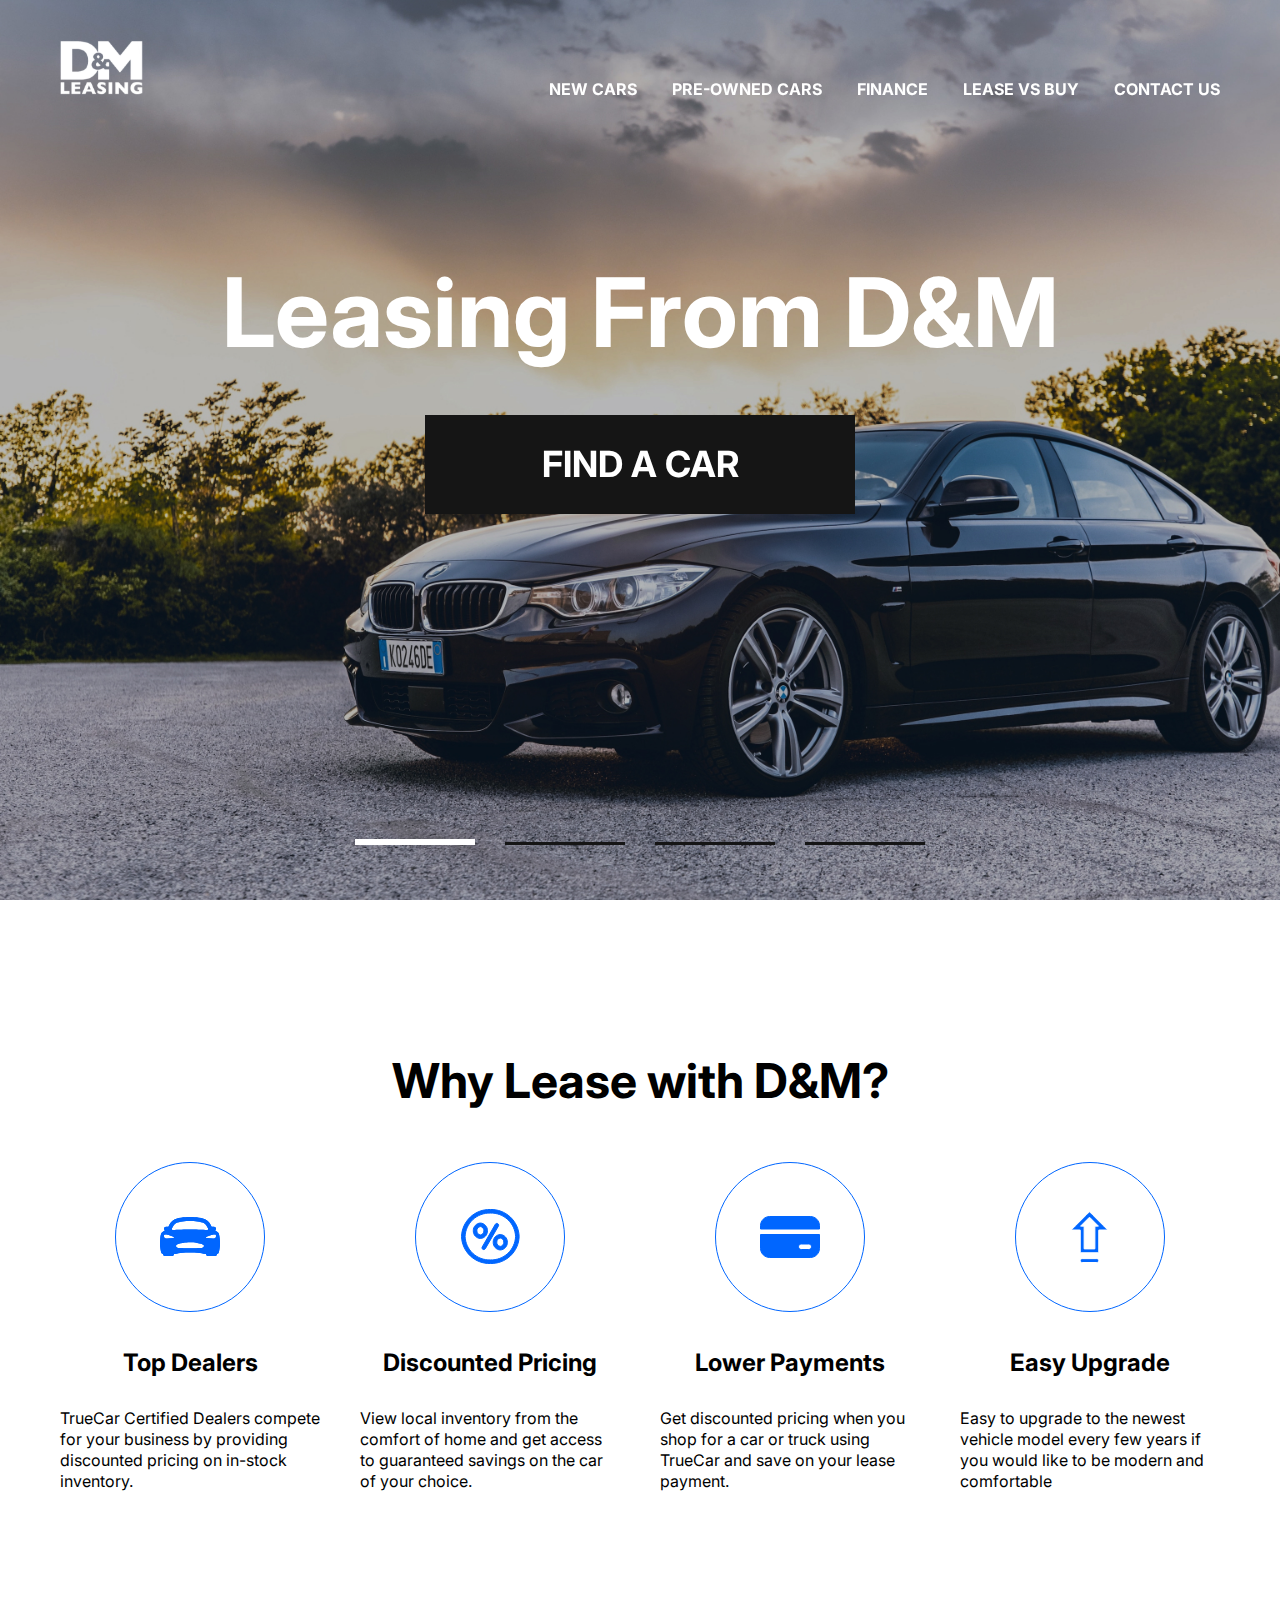
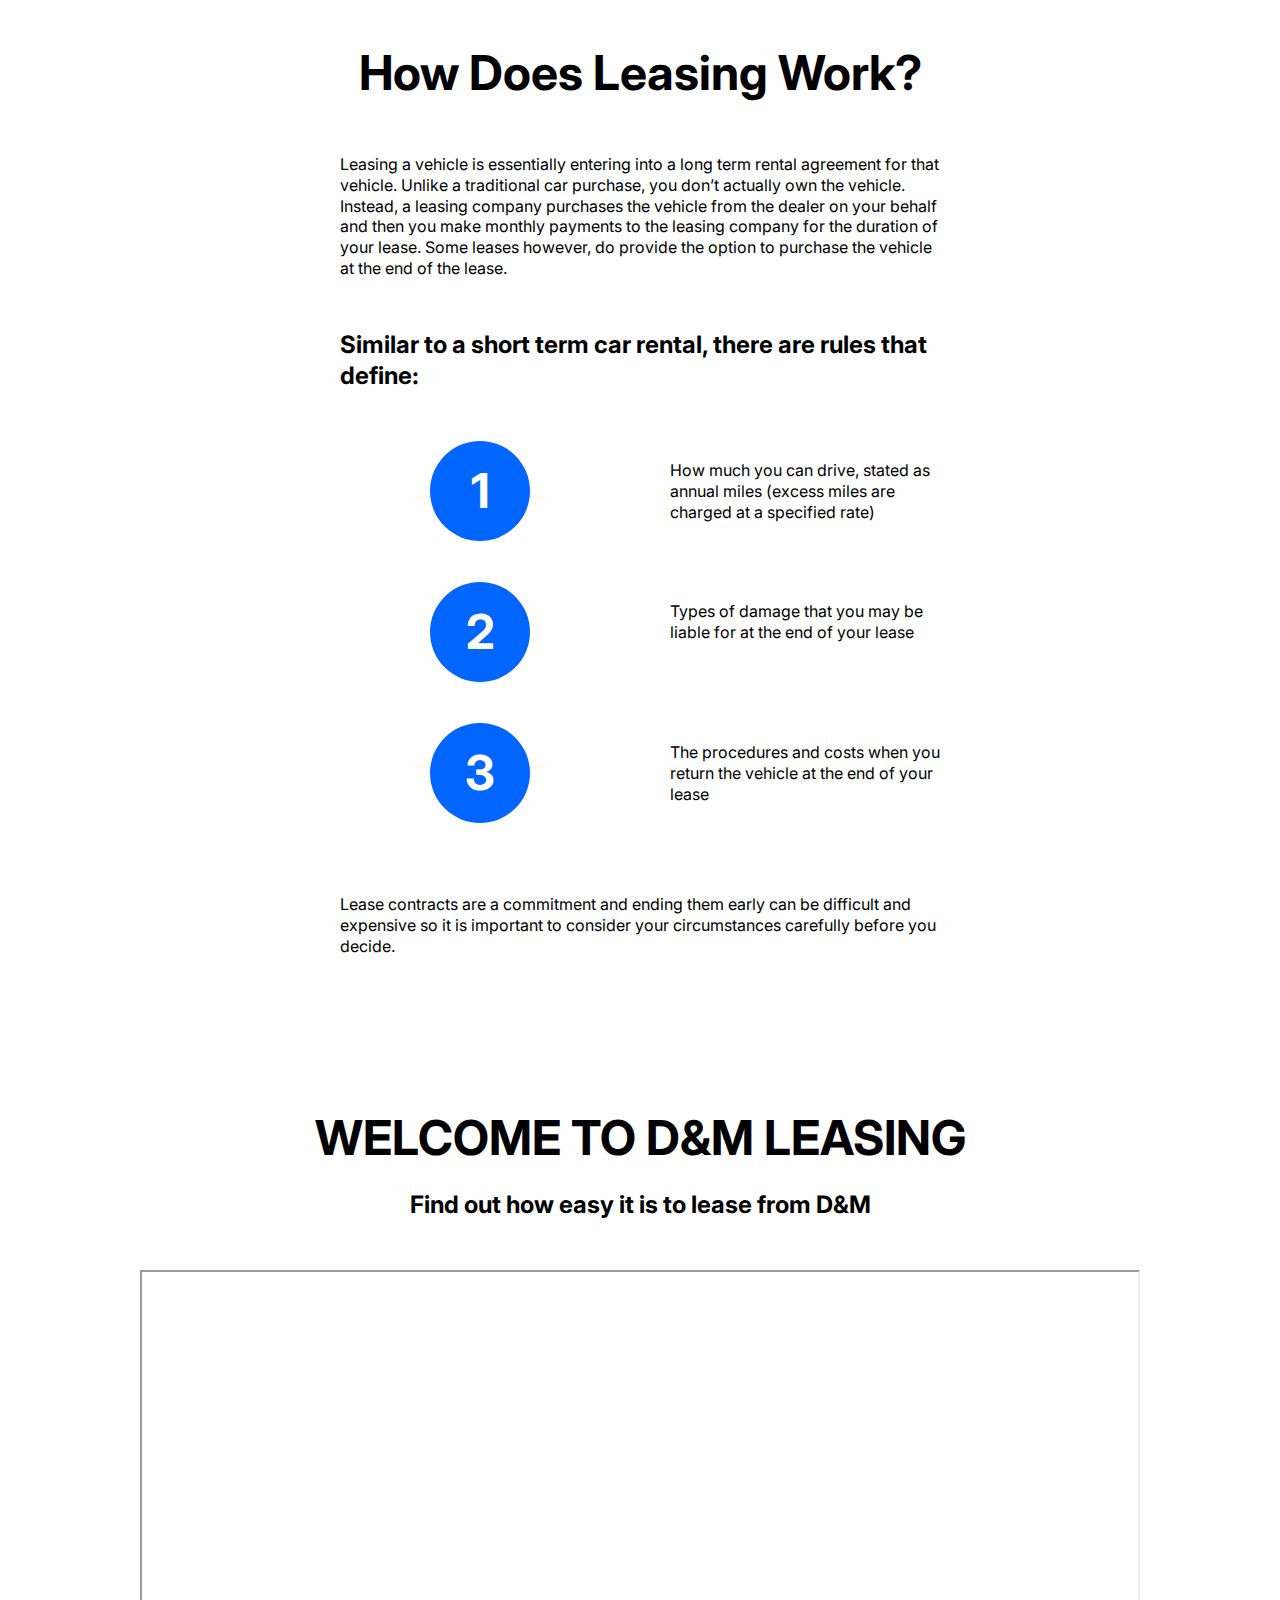
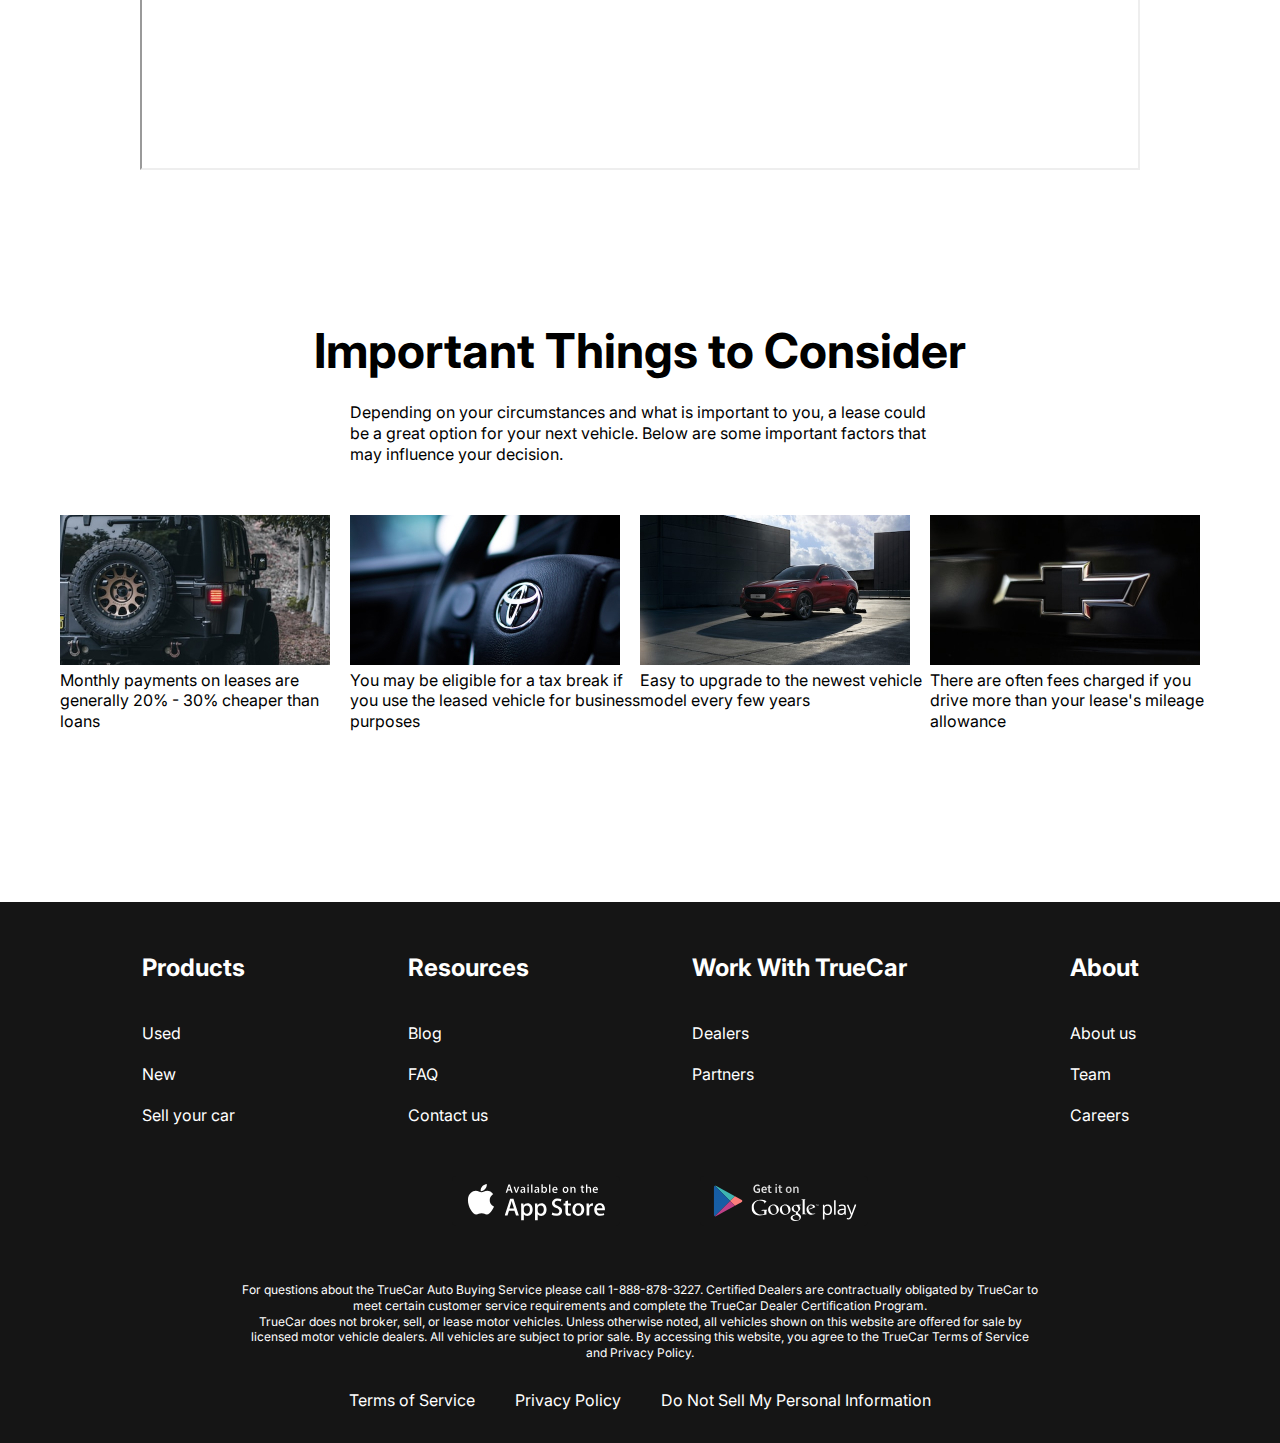
<file: index.html>
<!DOCTYPE html>
<html lang="en">

<head>
  <meta charset="UTF-8">
  <meta name="viewport" content="width=device-width, initial-scale=1.0">
  <link rel="preconnect" href="https://fonts.googleapis.com">
  <link rel="preconnect" href="https://fonts.gstatic.com" crossorigin>

  <link href="https://fonts.googleapis.com/css2?family=Inter:wght@400;700&display=swap" rel="stylesheet">
  <link rel="stylesheet" href="https://cdn.jsdelivr.net/npm/swiper@10/swiper-bundle.min.css" />
  <link rel="stylesheet" href="style/style.css">
  <title>Document</title>

</head>

<body>

  <div class="wrapper">

    <header class="header header__main">
      <div class="container">
        <div class="header__inner">
          <a class="logo" href="index.html">
            <img class="logo__img" src="images/logo.svg" alt="">
          </a>
          <nav class="menu">
            <button class="menu__btn">
              <span></span>
              <span></span>
              <span></span>
            </button>

            <ul class="menu__list">
              <li class="menu_list-item">
                <a class="menu__list-link" href="new-cars.html">NEW CARS</a>
              </li>
              <li class="menu_list-item ">
                <a class="menu__list-link" href="#">PRE-OWNED CARS</a>
              </li>
              <li class="menu_list-item ">
                <a class="menu__list-link" href="#">FINANCE</a>
              </li>
              <li class="menu_list-item ">
                <a class="menu__list-link" href="#">LEASE VS BUY</a>
              </li>
              <li class="menu_list-item ">
                <a class="menu__list-link" href="contacts.html">CONTACT US</a>
              </li>

            </ul>

          </nav>


        </div>
      </div>
    </header>




    <main class="main">
      <section class="top">

        <div class="container">

          <h1 class="title">
            Leasing From D&M
          </h1>
          <a class="top__link" href="new-cars.html">FIND A CAR</a>
        </div>
      </section>

      <div class="slider">
        <div class="swiper mySwiper">
          <div class="swiper-wrapper">
            <div class="swiper-slide" style='background-image: url(images/slide-1.jpg) ;'></div>
            <div class="swiper-slide" style='background-image: url(images/slide.jpg) ;'></div>
            <div class="swiper-slide" style='background-image: url(images/slide-1.jpg) ;'></div>
            <div class="swiper-slide" style='background-image: url(images/slide.jpg) ;'></div>

          </div>
          <div class="swiper-pagination"></div>
        </div>
      </div>




      <section class="why__lease">
        <div class="container">

          <h2 class="section__title">Why Lease with D&M?</h2>
          <ul class="why__lease-list">
            <li class="why__lease-item">
              <img class="why__lease-item-img" src="images/why__lease1.svg" alt="">
              <h2 class="why__lease-item-title">Top Dealers</h2>
              <p class="why__lease-item-text">TrueCar Certified Dealers compete for your business by providing
                discounted pricing on in-stock inventory.</p>
            </li>
            <li class="why__lease-item">
              <img class="why__lease-item-img" src="images/why__lease2.svg" alt="">
              <h2 class="why__lease-item-title">Discounted Pricing</h2>
              <p class="why__lease-item-text">View local inventory from the comfort of home and get access to guaranteed
                savings on the car of your choice.</p>
            </li>
            <li class="why__lease-item">
              <img class="why__lease-item-img" src="images/why__lease3.svg" alt="">
              <h2 class="why__lease-item-title">Lower Payments</h2>
              <p class="why__lease-item-text">Get discounted pricing when you shop for a car or truck using TrueCar and
                save on your lease payment.</p>
            </li>
            <li class="why__lease-item">
              <img class="why__lease-item-img" src="images/why__lease4.svg" alt="">
              <h2 class="why__lease-item-title">Easy Upgrade</h2>
              <p class="why__lease-item-text">Easy to upgrade to the newest vehicle model every few years if you would
                like to be modern and comfortable</p>
            </li>
          </ul>
        </div>
      </section>



      <section class="howdoes">

        <div class="container ">
          <div class="howdoes__inner">

            <h2 class="section__title">
              How Does Leasing Work?
            </h2>
            <p class="howdoes__text">Leasing a vehicle is essentially entering into a long term rental agreement for
              that vehicle. Unlike a traditional car
              purchase, you don’t actually own the vehicle. Instead, a leasing company purchases the vehicle from the
              dealer on your
              behalf and then you make monthly payments to the leasing company for the duration of your lease. Some
              leases however, do
              provide the option to purchase the vehicle at the end of the lease.
            </p>


            <h4 class="howdoes__title">Similar to a short term car rental, there are rules that define:</h4>


            <ol class="howdoes__list">
              <li class="howdoes__list-item">How much you can drive, stated as annual miles (excess miles are charged at
                a specified rate)</li>
              <li class="howdoes__list-item">Types of damage that you may be liable for at the end of your lease</li>
              <li class="howdoes__list-item">The procedures and costs when you return the vehicle at the end of your
                lease</li>
            </ol>



            <p class="howdoes__text">Lease contracts are a commitment and ending them early can be difficult and
              expensive so it is important to consider
              your circumstances carefully before you decide.</p>
          </div>
        </div>
      </section>


      <section class='video'>
        <div class="container">
          <h2 class="section__title video__title">WELCOME TO D&M LEASING</h2>
          <p class="video__text">
            Find out how easy it is to lease from D&M
          </p>
          <iframe class='video__content' width="1000" height="500"
            src="https://www.youtube.com/embed/NUCT49gkVkU?controls=0" title="YouTube video player"
            allow="accelerometer; autoplay; clipboard-write; encrypted-media; gyroscope; picture-in-picture; web-share"
            allowfullscreen>
          </iframe>
        </div>
      </section>



      <section class='important'>
        <div class="container">
          <h2 class="section__title important__title">Important Things to Consider</h2>
          <p class="important__text">
            Depending on your circumstances and what is important to you, a lease could be a great option for your next
            vehicle.
            Below are some important factors that may influence your decision.
          </p>
          <ul class="important__list">
            <li class="important_item">
              <img class="important_item-img" src="images/important1.jpg" alt="">
              <p class="important_item-text">Monthly payments on leases are generally 20% - 30% cheaper than loans</p>
            </li>
            <li class="important_item">
              <img class="important_item-img" src="images/important2.jpg" alt="">
              <p class="important_item-text">You may be eligible for a tax break if you use the leased vehicle for
                business purposes</p>
            </li>
            <li class="important_item">
              <img class="important_item-img" src="images/important3.jpg" alt="">
              <p class="important_item-text">Easy to upgrade to the newest vehicle model every few years</p>
            </li>
            <li class="important_item">
              <img class="important_item-img" src="images/important4.jpg" alt="">
              <p class="important_item-text">There are often fees charged if you drive more than your lease's mileage
                allowance</p>
            </li>
          </ul>

        </div>
      </section>
    </main>





    <footer class="footer">
      <div class="container">
        <nav class="footer__menu">
          <ul class="footer_menu-list">
            <li class="footer_menu-item">
              <p class="footer__menu-title" href="#">Products</p>
            </li>
            <li class="footer_menu-item"><a class="footer__menu-link" href="#"></a>Used</li>
            <li class="footer_menu-item"><a class="footer__menu-link" href="#"></a>New</li>
            <li class="footer_menu-item"><a class="footer__menu-link" href="#"></a>Sell your car</li>

          </ul>
          <ul class="footer_menu-list">
            <li class="footer_menu-item">
              <p class="footer__menu-title" href="#">Resources</p>
            </li>
            <li class="footer_menu-item"><a class="footer__menu-link" href="#">Blog</a></li>
            <li class="footer_menu-item"><a class="footer__menu-link" href="#">FAQ</a></li>
            <li class="footer_menu-item"><a class="footer__menu-link" href="contacts.html">Contact us</a></li>

          </ul>
          <ul class="footer_menu-list">
            <li class="footer_menu-item">
              <p class="footer__menu-title" href="#">Work With TrueCar</p>
            </li>
            <li class="footer_menu-item"><a class="footer__menu-link" href="#">Dealers</a></li>
            <li class="footer_menu-item"><a class="footer__menu-link" href="#">Partners</a></li>


          </ul>
          <ul class="footer_menu-list">
            <li class="footer_menu-item">
              <p class="footer__menu-title" href="#">About</p>
            </li>
            <li class="footer_menu-item"><a class="footer__menu-link" href="#">About us</a></li>
            <li class="footer_menu-item"><a class="footer__menu-link" href="#">Team</a></li>
            <li class="footer_menu-item"><a class="footer__menu-link" href="#">Careers</a></li>

          </ul>

        </nav>

        <ul class="app">


          <li class="app__item">
            <a class="app__link" href="#">
              <img class="app__img" src="images/applestore.svg" alt="">
            </a>
          </li>
          <li class="app__item">
            <a class="app__link" href="#">
              <img class="app__img" src="images/playmarket.svg" alt="">
            </a>
          </li>
        </ul>

        <div class="footer__copy">
          <p class="footer__copy-text">For questions about the TrueCar Auto Buying Service please call 1-888-878-3227.
            Certified Dealers are contractually obligated by TrueCar to meet certain customer service requirements and
            complete the
            TrueCar Dealer Certification Program.
          </p>
          <p class="footer__copy-text">TrueCar does not broker, sell, or lease motor vehicles. Unless otherwise noted,
            all vehicles shown on this website are
            offered for sale by licensed motor vehicle dealers. All vehicles are subject to prior sale. By accessing
            this website,
            you agree to the TrueCar Terms of Service and Privacy Policy.</p>
        </div>
        <nav class="copy__nav">
          <ul class="copy__nav-list">

            <li class="copy__nav-item">
              <a class="copy__nav-link" href="#">Terms of Service</a>
            </li>
            <li class="copy__nav-item">
              <a class="copy__nav-link" href="#">Privacy Policy</a>
            </li>
            <li class="copy__nav-item">
              <a class="copy__nav-link" href="#">Do Not Sell My Personal Information</a>
            </li>
          </ul>

        </nav>
      </div>
    </footer>



  </div>

  <script src="https://cdn.jsdelivr.net/npm/swiper@10/swiper-bundle.min.js"></script>
  <script src='script/main.js'></script>

</body>

</html>
</file>
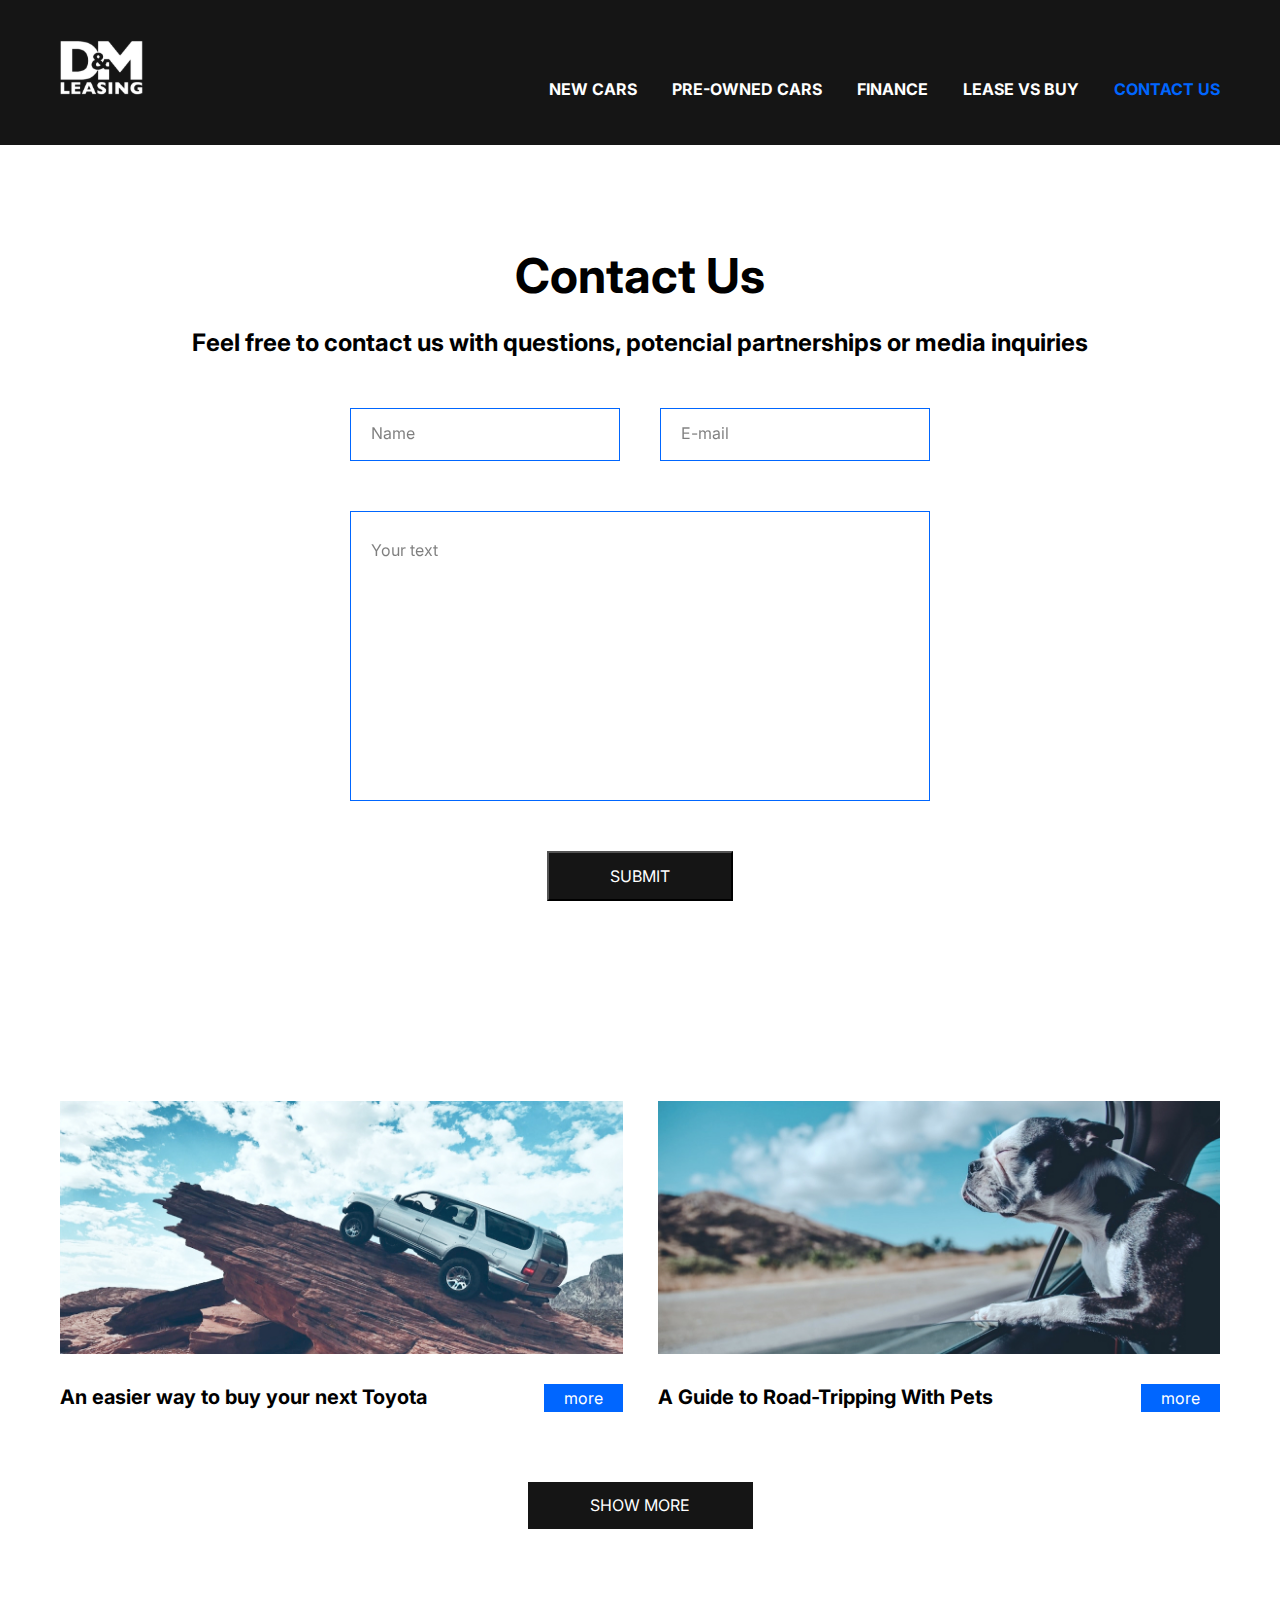
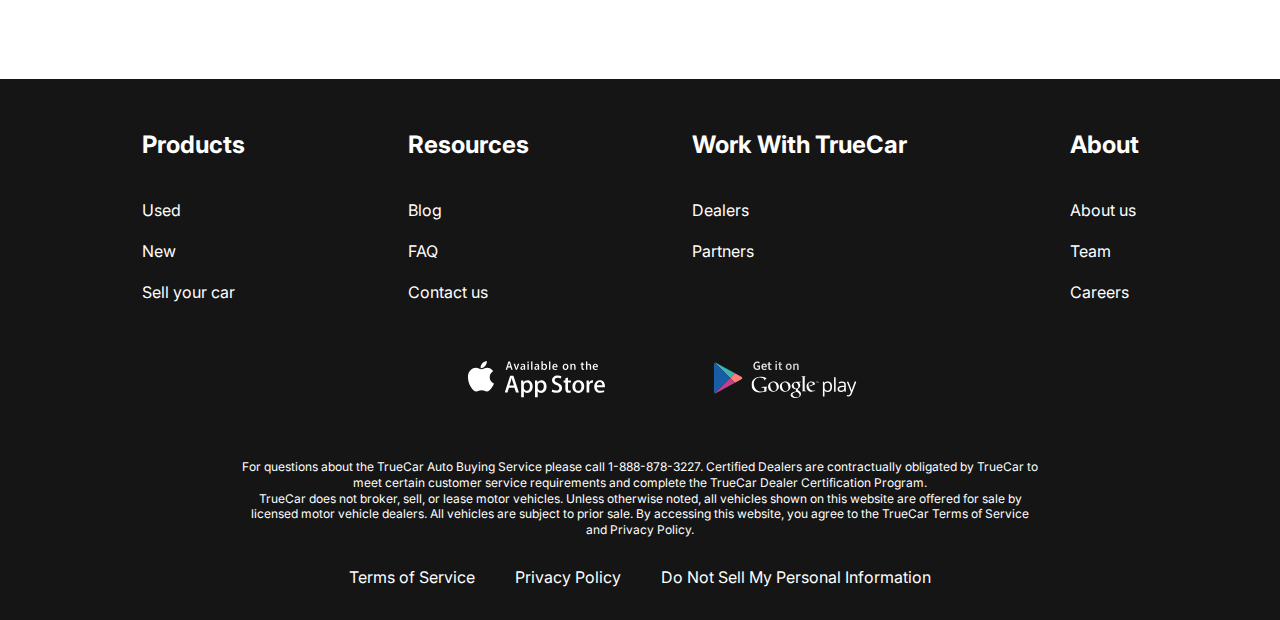
<file: contacts.html>
<!DOCTYPE html>
<html lang="en">

<head>
  <meta charset="UTF-8">
  <meta name="viewport" content="width=device-width, initial-scale=1.0">
  <link rel="preconnect" href="https://fonts.googleapis.com">
  <link rel="preconnect" href="https://fonts.gstatic.com" crossorigin>
  <title>Document</title>
  <link href="https://fonts.googleapis.com/css2?family=Inter:wght@400;700&display=swap" rel="stylesheet">
  <link rel="stylesheet" href="style/style.css">
</head>

<body>

  <div class="wrapper">

    <header class="header">
      <div class="container">
        <div class="header__inner">
          <a class="logo" href="index.html">
            <img class="logo__img" src="images/logo.svg" alt="">
          </a>
          <nav class="menu">
            <button class="menu__btn">
              <span></span>
              <span></span>
              <span></span>
            </button>
            <ul class="menu__list">
              <li class="menu_list-item">
                <a class="menu__list-link" href="new-cars.html">NEW CARS</a>
              </li>
              <li class="menu_list-item">
                <a class="menu__list-link" href="#">PRE-OWNED CARS</a>
              </li>
              <li class="menu_list-item">
                <a class="menu__list-link" href="#">FINANCE</a>
              </li>
              <li class="menu_list-item">
                <a class="menu__list-link" href="#">LEASE VS BUY</a>
              </li>
              <li class="menu_list-item">
                <a class="menu__list-link menu__list-link--active" href="#">CONTACT US</a>
              </li>

            </ul>

          </nav>


        </div>
      </div>
    </header>




    <main class="main">
      <section class="contacts">
        <div class="container">

          <h2 class='section__title contacts__title'> Contact Us</h2>
          <p class="contacts__text">Feel free to contact us with questions, potencial partnerships or media inquiries
          </p>
          <form class="form" action="">
            <input class="form__input" type="text" placeholder='Name'>
            <input class="form__input" type="email" placeholder='E-mail'>
            <textarea class='form__textarea' name="" id="" cols="30" rows="10" placeholder='Your text'></textarea>
            <button class=" form__btn" type='submit'>SUBMIT</button>
          </form>

        </div>
      </section>




      <section class="blog" id='blog'>
        <div class="container">
          <div class="blog__items">

            <div class="blog__item">
              <img class="blog__item-img" src="images/blog1.jpg" alt="">
              <h4 class="blog__item-title">An easier way to buy your next Toyota</h4>
              <a class="blog__item-ling" href="#">more</a>
            </div>


            <div class="blog__item">
              <img class="blog__item-img" src="images/blog2.jpg" alt="">
              <h4 class="blog__item-title">A Guide to Road-Tripping With Pets</h4>
              <a class="blog__item-ling" href="#">more</a>
            </div>

          </div>
          <a class="show-link" href="#">SHOW MORE</a>

        </div>
      </section>
    </main>



    <footer class="footer">
      <div class="container">
        <nav class="footer__menu">
          <ul class="footer_menu-list">
            <li class="footer_menu-item">
              <p class="footer__menu-title" href="#">Products</p>
            </li>
            <li class="footer_menu-item"><a class="footer__menu-link" href="#"></a>Used</li>
            <li class="footer_menu-item"><a class="footer__menu-link" href="#"></a>New</li>
            <li class="footer_menu-item"><a class="footer__menu-link" href="#"></a>Sell your car</li>

          </ul>
          <ul class="footer_menu-list">
            <li class="footer_menu-item">
              <p class="footer__menu-title" href="#">Resources</p>
            </li>
            <li class="footer_menu-item"><a class="footer__menu-link" href="#">Blog</a></li>
            <li class="footer_menu-item"><a class="footer__menu-link" href="#">FAQ</a></li>
            <li class="footer_menu-item"><a class="footer__menu-link" href="#">Contact us</a></li>

          </ul>
          <ul class="footer_menu-list">
            <li class="footer_menu-item">
              <p class="footer__menu-title" href="#">Work With TrueCar</p>
            </li>
            <li class="footer_menu-item"><a class="footer__menu-link" href="#">Dealers</a></li>
            <li class="footer_menu-item"><a class="footer__menu-link" href="#">Partners</a></li>


          </ul>
          <ul class="footer_menu-list">
            <li class="footer_menu-item">
              <p class="footer__menu-title" href="#">About</p>
            </li>
            <li class="footer_menu-item"><a class="footer__menu-link" href="#">About us</a></li>
            <li class="footer_menu-item"><a class="footer__menu-link" href="#">Team</a></li>
            <li class="footer_menu-item"><a class="footer__menu-link" href="#">Careers</a></li>

          </ul>

        </nav>

        <ul class="app">


          <li class="app__item">
            <a class="app__link" href="#">
              <img class="app__img" src="images/applestore.svg" alt="">
            </a>
          </li>
          <li class="app__item">
            <a class="app__link" href="#">
              <img class="app__img" src="images/playmarket.svg" alt="">
            </a>
          </li>
        </ul>

        <div class="footer__copy">
          <p class="footer__copy-text">For questions about the TrueCar Auto Buying Service please call 1-888-878-3227.
            Certified Dealers are contractually obligated by TrueCar to meet certain customer service requirements and
            complete the
            TrueCar Dealer Certification Program.
          </p>
          <p class="footer__copy-text">TrueCar does not broker, sell, or lease motor vehicles. Unless otherwise noted,
            all vehicles shown on this website are
            offered for sale by licensed motor vehicle dealers. All vehicles are subject to prior sale. By accessing
            this website,
            you agree to the TrueCar Terms of Service and Privacy Policy.</p>
        </div>
        <nav class="copy__nav">
          <ul class="copy__nav-list">

            <li class="copy__nav-item">
              <a class="copy__nav-link" href="#">Terms of Service</a>
            </li>
            <li class="copy__nav-item">
              <a class="copy__nav-link" href="#">Privacy Policy</a>
            </li>
            <li class="copy__nav-item">
              <a class="copy__nav-link" href="#">Do Not Sell My Personal Information</a>
            </li>
          </ul>

        </nav>
      </div>
    </footer>



  </div>

  <script src='script/main.js'></script>
</body>

</html>
</file>
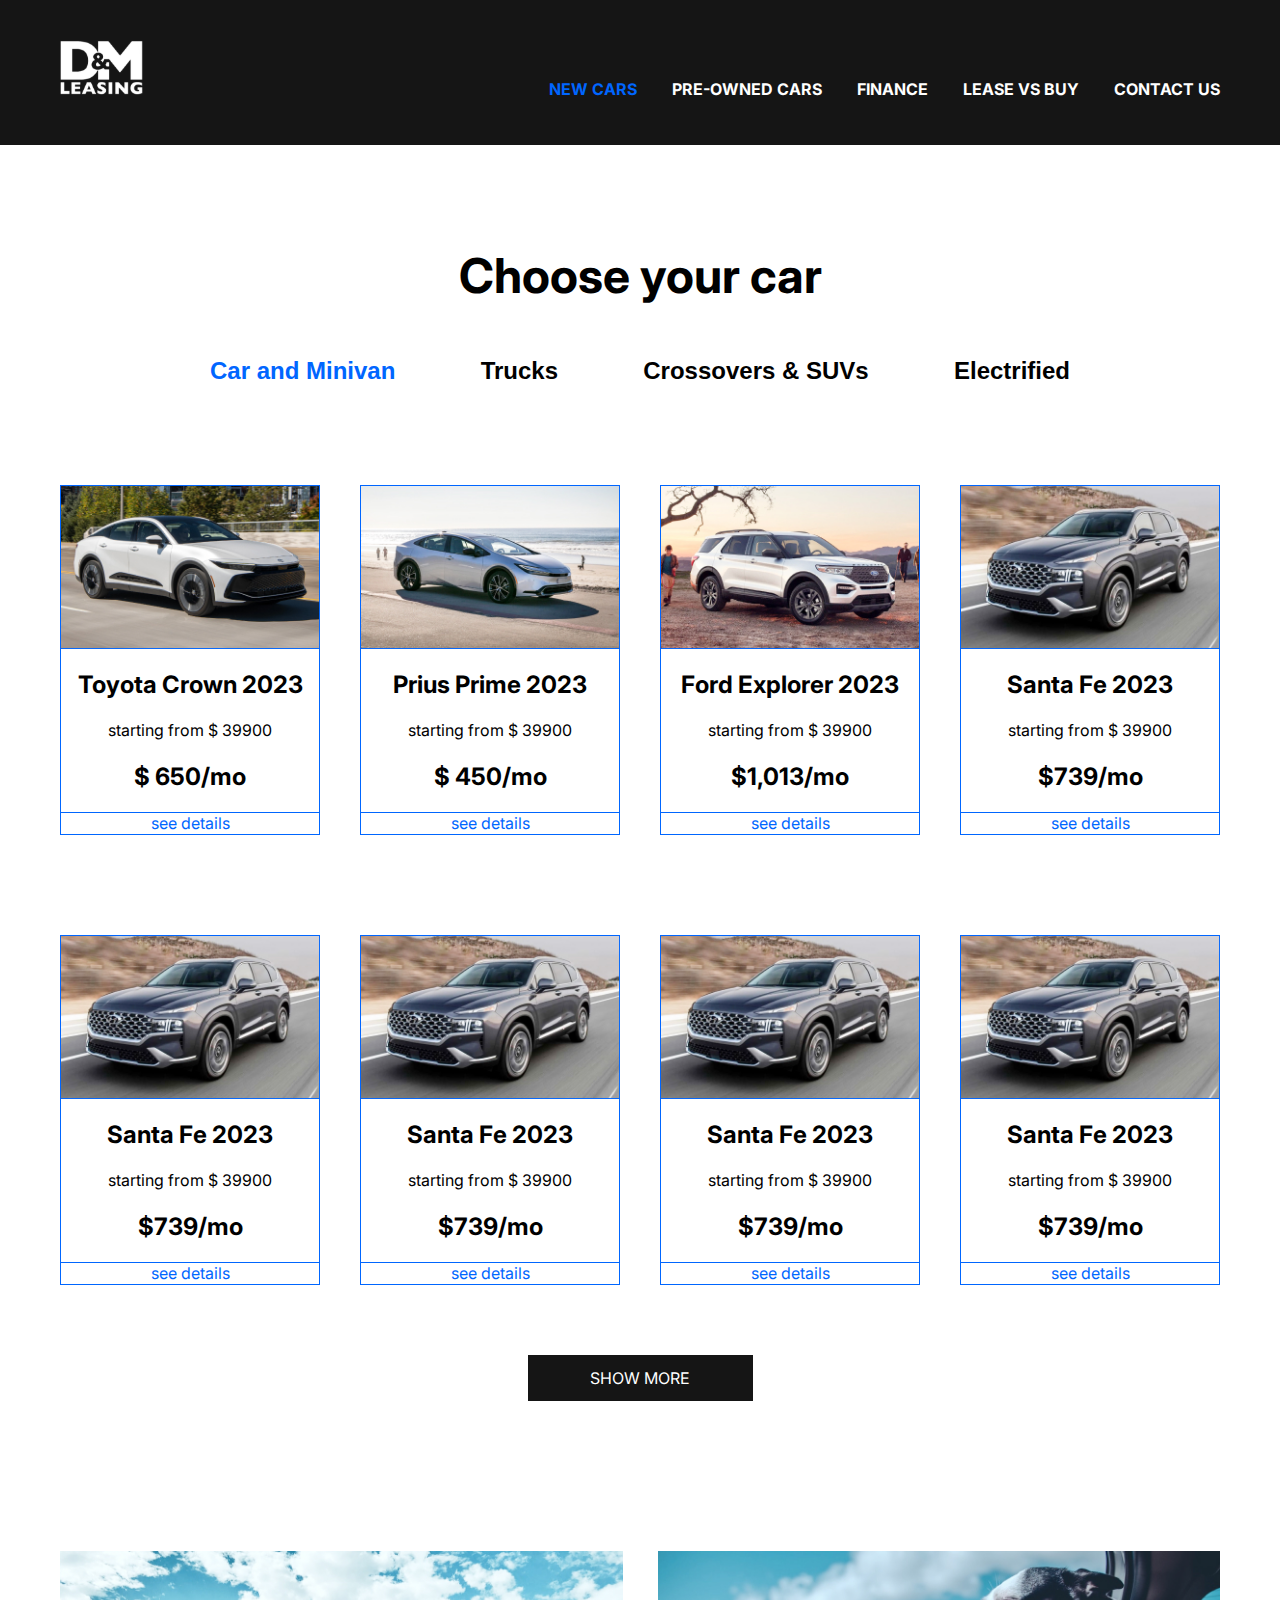
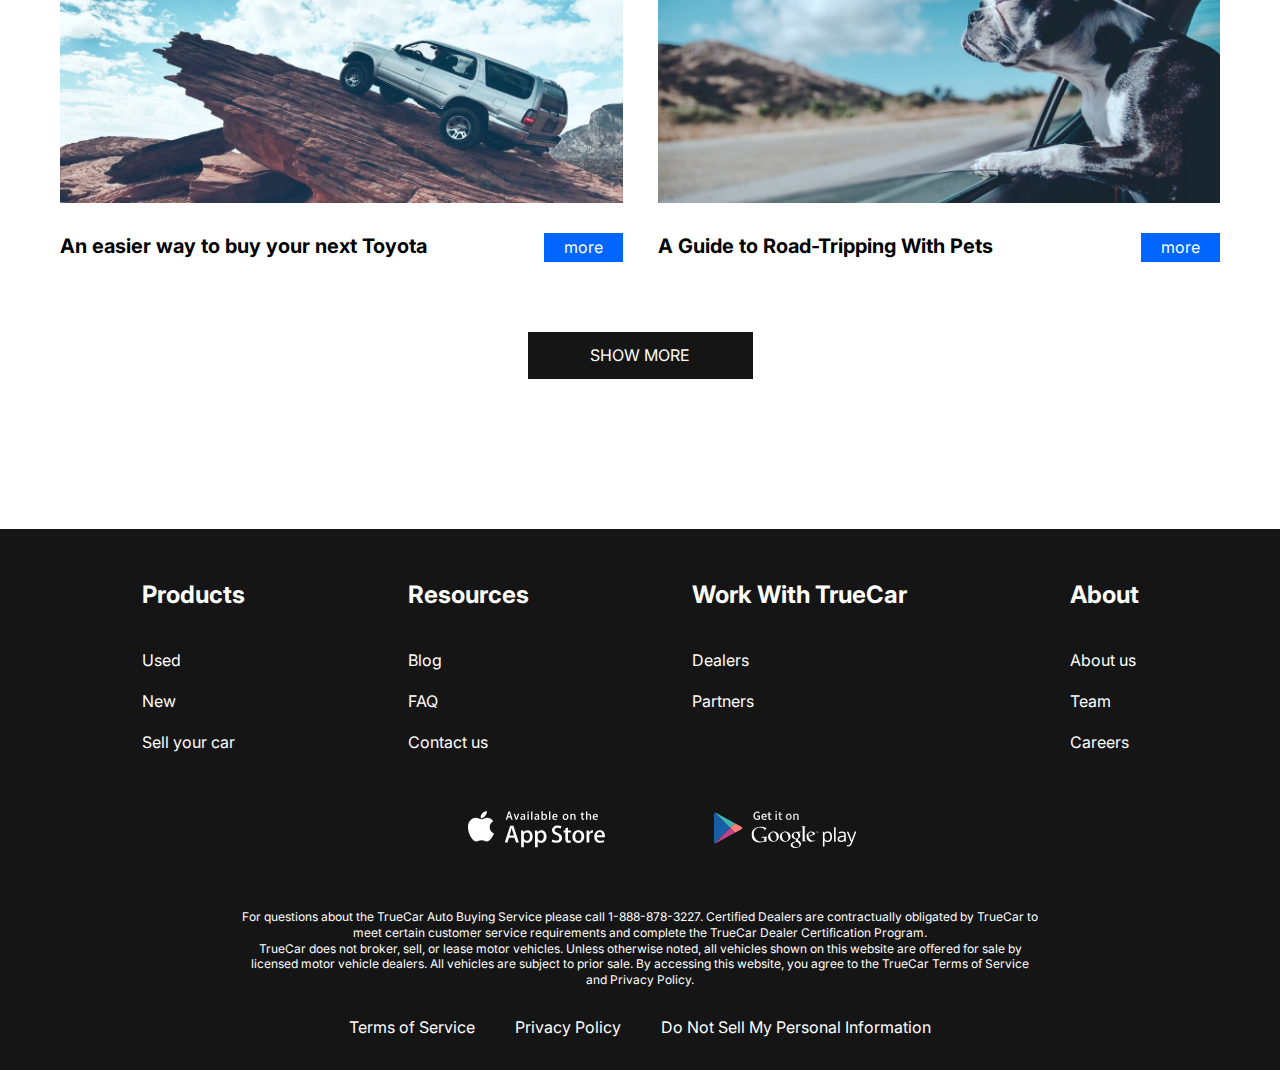
<file: new-cars.html>
<!DOCTYPE html>
<html lang="en">

<head>
  <meta charset="UTF-8">
  <meta name="viewport" content="width=device-width, initial-scale=1.0">
  <link rel="preconnect" href="https://fonts.googleapis.com">
  <link rel="preconnect" href="https://fonts.gstatic.com" crossorigin>
  <title>Document</title>
  <link href="https://fonts.googleapis.com/css2?family=Inter:wght@400;700&display=swap" rel="stylesheet">
  <link rel="stylesheet" href="style/style.css">
</head>

<body>

  <div class="wrapper">



    <header class="header">
      <div class="container">
        <div class="header__inner">
          <a class="logo" href="index.html">
            <img class="logo__img" src="images/logo.svg" alt="">
          </a>
          <nav class="menu">
            <button class="menu__btn">
              <span></span>
              <span></span>
              <span></span>
            </button>
            <ul class="menu__list">
              <li class="menu_list-item">
                <a class="menu__list-link menu__list-link--active" href="new-cars.html">NEW CARS</a>
              </li>
              <li class="menu_list-item">
                <a class="menu__list-link" href="#">PRE-OWNED CARS</a>
              </li>
              <li class="menu_list-item">
                <a class="menu__list-link" href="#">FINANCE</a>
              </li>
              <li class="menu_list-item">
                <a class="menu__list-link" href="#">LEASE VS BUY</a>
              </li>
              <li class="menu_list-item">
                <a class="menu__list-link" href="contacts.html">CONTACT US</a>
              </li>

            </ul>

          </nav>


        </div>
      </div>
    </header>
    <main class="main">




      <section class="choose">


        <div class="container">
          <h2 class="section__title">Choose your car</h2>
          <div class="tabs">
            <div class="tabs__btn">
              <button class="tabs__btn-item tabs__btn-item--active" data-button='content-1'>Car and Minivan</button>
              <button class="tabs__btn-item" data-button='content-2'>Trucks</button>
              <button class="tabs__btn-item" data-button='content-3'>Crossovers & SUVs</button>
              <button class="tabs__btn-item" data-button='content-4'>Electrified</button>
            </div>

            <div class="tabs__content">
              <div class="tabs__content-item tabs__content-item--active" id='content-1'>
                <div class="card">
                  <img class="card__img" src="images/card_Toyota.jpg" alt="">
                  <div class="card__content">
                    <h4 class="card__title">Toyota Crown 2023</h4>
                    <p class="card__text">starting from $ 39900</p>
                    <p class="card__price">$ 650/mo</p>

                  </div>
                  <a class="card__link" href="#">see details</a>
                </div>
                <div class="card">
                  <img class="card__img" src="images/card_prius.jpg" alt="">
                  <div class="card__content">
                    <h4 class="card__title">Prius Prime 2023</h4>
                    <p class="card__text">starting from $ 39900</p>
                    <p class="card__price">$ 450/mo</p>

                  </div><a class="card__link" href="#">see details</a>

                </div>
                <div class="card">
                  <img class="card__img" src="images/card_ford.jpg" alt="">
                  <div class="card__content">
                    <h4 class="card__title">Ford Explorer 2023</h4>
                    <p class="card__text">starting from $ 39900</p>
                    <p class="card__price">$1,013/mo</p>

                  </div><a class="card__link" href="#">see details</a>
                </div>
                <div class="card">

                  <img class="card__img" src="images/card_santa.jpg" alt="">
                  <div class="card__content">
                    <h4 class="card__title">Santa Fe 2023</h4>
                    <p class="card__text">starting from $ 39900</p>
                    <p class="card__price">$739/mo</p>

                  </div><a class="card__link" href="#">see details</a>
                </div>
                <div class="card">

                  <img class="card__img" src="images/card_santa.jpg" alt="">
                  <div class="card__content">
                    <h4 class="card__title">Santa Fe 2023</h4>
                    <p class="card__text">starting from $ 39900</p>
                    <p class="card__price">$739/mo</p>

                  </div><a class="card__link" href="#">see details</a>
                </div>
                <div class="card">

                  <img class="card__img" src="images/card_santa.jpg" alt="">
                  <div class="card__content">
                    <h4 class="card__title">Santa Fe 2023</h4>
                    <p class="card__text">starting from $ 39900</p>
                    <p class="card__price">$739/mo</p>

                  </div><a class="card__link" href="#">see details</a>
                </div>
                <div class="card">

                  <img class="card__img" src="images/card_santa.jpg" alt="">
                  <div class="card__content">
                    <h4 class="card__title">Santa Fe 2023</h4>
                    <p class="card__text">starting from $ 39900</p>
                    <p class="card__price">$739/mo</p>

                  </div><a class="card__link" href="#">see details</a>
                </div>
                <div class="card">

                  <img class="card__img" src="images/card_santa.jpg" alt="">
                  <div class="card__content">
                    <h4 class="card__title">Santa Fe 2023</h4>
                    <p class="card__text">starting from $ 39900</p>
                    <p class="card__price">$739/mo</p>

                  </div><a class="card__link" href="#">see details</a>
                </div>


              </div>
              <div class="tabs__content-item" id='content-2'>
                <div class="card">

                  <img class="card__img" src="images/card_santa.jpg" alt="">
                  <div class="card__content">
                    <h4 class="card__title">Santa Fe 2023</h4>
                    <p class="card__text">starting from $ 39900</p>
                    <p class="card__price">$739/mo</p>

                  </div>
                  <a class="card__link" href="#">see details</a>
                </div>
                <div class="card">

                  <img class="card__img" src="images/card_santa.jpg" alt="">
                  <div class="card__content">
                    <h4 class="card__title">Santa Fe 2023</h4>
                    <p class="card__text">starting from $ 39900</p>
                    <p class="card__price">$739/mo</p>

                  </div>
                  <a class="card__link" href="#">see details</a>
                </div>
                <div class="card">

                  <img class="card__img" src="images/card_santa.jpg" alt="">
                  <div class="card__content">
                    <h4 class="card__title">Santa Fe 2023</h4>
                    <p class="card__text">starting from $ 39900</p>
                    <p class="card__price">$739/mo</p>

                  </div>
                  <a class="card__link" href="#">see details</a>
                </div>
                <div class="card">

                  <img class="card__img" src="images/card_santa.jpg" alt="">
                  <div class="card__content">
                    <h4 class="card__title">Santa Fe 2023</h4>
                    <p class="card__text">starting from $ 39900</p>
                    <p class="card__price">$739/mo</p>

                  </div>
                  <a class="card__link" href="#">see details</a>
                </div>

              </div>
              <div class="tabs__content-item" id='content-3'>

                <div class="card">

                  <img class="card__img" src="images/card_prius.jpg" alt="">
                  <div class="card__content">
                    <h4 class="card__title">Santa Fe 2023</h4>
                    <p class="card__text">starting from $ 39900</p>
                    <p class="card__price">$739/mo</p>

                  </div><a class="card__link" href="#">see details</a>
                </div>
                <div class="card">

                  <img class="card__img" src="images/card_prius.jpg" alt="">
                  <div class="card__content">
                    <h4 class="card__title">Santa Fe 2023</h4>
                    <p class="card__text">starting from $ 39900</p>
                    <p class="card__price">$739/mo</p>

                  </div><a class="card__link" href="#">see details</a>
                </div>
                <div class="card">

                  <img class="card__img" src="images/card_prius.jpg" alt="">
                  <div class="card__content">
                    <h4 class="card__title">Santa Fe 2023</h4>
                    <p class="card__text">starting from $ 39900</p>
                    <p class="card__price">$739/mo</p>

                  </div><a class="card__link" href="#">see details</a>
                </div>
                <div class="card">

                  <img class="card__img" src="images/card_prius.jpg" alt="">
                  <div class="card__content">
                    <h4 class="card__title">Santa Fe 2023</h4>
                    <p class="card__text">starting from $ 39900</p>
                    <p class="card__price">$739/mo</p>

                  </div><a class="card__link" href="#">see details</a>
                </div>

              </div>
              <div class="tabs__content-item" id='content-4'>
                <div class="card">

                  <img class="card__img" src="images/card_ford.jpg" alt="">
                  <div class="card__content">
                    <h4 class="card__title">Santa Fe 2023</h4>
                    <p class="card__text">starting from $ 39900</p>
                    <p class="card__price">$739/mo</p>

                  </div><a class="card__link" href="#">see details</a>
                </div>

                <div class="card">

                  <img class="card__img" src="images/card_ford.jpg" alt="">
                  <div class="card__content">
                    <h4 class="card__title">Santa Fe 2023</h4>
                    <p class="card__text">starting from $ 39900</p>
                    <p class="card__price">$739/mo</p>

                  </div><a class="card__link" href="#">see details</a>
                </div>
                <div class="card">

                  <img class="card__img" src="images/card_ford.jpg" alt="">
                  <div class="card__content">
                    <h4 class="card__title">Santa Fe 2023</h4>
                    <p class="card__text">starting from $ 39900</p>
                    <p class="card__price">$739/mo</p>

                  </div><a class="card__link" href="#">see details</a>
                </div>
                <div class="card">

                  <img class="card__img" src="images/card_ford.jpg" alt="">
                  <div class="card__content">
                    <h4 class="card__title">Santa Fe 2023</h4>
                    <p class="card__text">starting from $ 39900</p>
                    <p class="card__price">$739/mo</p>

                  </div>
                  <a class="card__link" href="#">see details</a>
                </div>
              </div>
            </div>

          </div>
          <a class="show-link" href="#">SHOW MORE</a>
      </section>



      <section class="blog">
        <div class="container">
          <div class="blog__items">

            <div class="blog__item">
              <img class="blog__item-img" src="images/blog1.jpg" alt="">
              <h4 class="blog__item-title">An easier way to buy your next Toyota</h4>
              <a class="blog__item-ling" href="#">more</a>
            </div>


            <div class="blog__item">
              <img class="blog__item-img" src="images/blog2.jpg" alt="">
              <h4 class="blog__item-title">A Guide to Road-Tripping With Pets</h4>
              <a class="blog__item-ling" href="#">more</a>
            </div>

          </div>
          <a class="show-link" href="#">SHOW MORE</a>

        </div>
      </section>
    </main>
    <footer class="footer">
      <div class="container">
        <nav class="footer__menu">
          <ul class="footer_menu-list">
            <li class="footer_menu-item">
              <p class="footer__menu-title" href="#">Products</p>
            </li>
            <li class="footer_menu-item"><a class="footer__menu-link" href="#"></a>Used</li>
            <li class="footer_menu-item"><a class="footer__menu-link" href="#"></a>New</li>
            <li class="footer_menu-item"><a class="footer__menu-link" href="#"></a>Sell your car</li>

          </ul>
          <ul class="footer_menu-list">
            <li class="footer_menu-item">
              <p class="footer__menu-title" href="#">Resources</p>
            </li>
            <li class="footer_menu-item"><a class="footer__menu-link" href="#">Blog</a></li>
            <li class="footer_menu-item"><a class="footer__menu-link" href="#">FAQ</a></li>
            <li class="footer_menu-item"><a class="footer__menu-link" href="#">Contact us</a></li>

          </ul>
          <ul class="footer_menu-list">
            <li class="footer_menu-item">
              <p class="footer__menu-title" href="#">Work With TrueCar</p>
            </li>
            <li class="footer_menu-item"><a class="footer__menu-link" href="#">Dealers</a></li>
            <li class="footer_menu-item"><a class="footer__menu-link" href="#">Partners</a></li>


          </ul>
          <ul class="footer_menu-list">
            <li class="footer_menu-item">
              <p class="footer__menu-title" href="#">About</p>
            </li>
            <li class="footer_menu-item"><a class="footer__menu-link" href="#">About us</a></li>
            <li class="footer_menu-item"><a class="footer__menu-link" href="#">Team</a></li>
            <li class="footer_menu-item"><a class="footer__menu-link" href="#">Careers</a></li>

          </ul>

        </nav>

        <ul class="app">


          <li class="app__item">
            <a class="app__link" href="#">
              <img class="app__img" src="images/applestore.svg" alt="">
            </a>
          </li>
          <li class="app__item">
            <a class="app__link" href="#">
              <img class="app__img" src="images/playmarket.svg" alt="">
            </a>
          </li>
        </ul>

        <div class="footer__copy">
          <p class="footer__copy-text">For questions about the TrueCar Auto Buying Service please call 1-888-878-3227.
            Certified Dealers are contractually obligated by TrueCar to meet certain customer service requirements and
            complete the
            TrueCar Dealer Certification Program.
          </p>
          <p class="footer__copy-text">TrueCar does not broker, sell, or lease motor vehicles. Unless otherwise noted,
            all vehicles shown on this website are
            offered for sale by licensed motor vehicle dealers. All vehicles are subject to prior sale. By accessing
            this website,
            you agree to the TrueCar Terms of Service and Privacy Policy.</p>
        </div>
        <nav class="copy__nav">
          <ul class="copy__nav-list">

            <li class="copy__nav-item">
              <a class="copy__nav-link" href="#">Terms of Service</a>
            </li>
            <li class="copy__nav-item">
              <a class="copy__nav-link" href="#">Privacy Policy</a>
            </li>
            <li class="copy__nav-item">
              <a class="copy__nav-link" href="#">Do Not Sell My Personal Information</a>
            </li>
          </ul>

        </nav>
      </div>
    </footer>



  </div>

  <script src='script/newcars.js'></script>
  <script src='script/main.js'></script>
</body>

</html>
</file>
<file: style/style.css>
html {
  box-sizing: border-box;
}

*,
*::after,
*::before {
  box-sizing: inherit;
  margin: 0;
  padding: 0;
}
html,
body {
  height: 100%;
}
a {
  text-decoration: none;
  color: inherit;
}
ul {
  list-style: none;
}
body {
  font-family: 'Inter', sans-serif;
  font-size: 16px;
  font-weight: 400;
  line-height: 1.3;
}
.wrapper {
  min-height: 100%;
  display: flex;
  flex-direction: column;
}
.container {
  max-width: 1180px;
  padding: 0 10px;
  margin: 0 auto;
}
.section__title {
  font-size: 48px;
  font-weight: 700;
  text-align: center;
  margin-bottom: 50px;
}
.header {
  background-color: #151515;
}
.header__main {
  background-color: transparent;
  position: absolute;
  z-index: 10;
  left: 0;
  right: 0;
}

.header__inner {
  padding-top: 40px;
  display: flex;
  justify-content: space-between;
  align-items: flex-end;
  padding-top: 40px;
  padding-bottom: 45px;
}
.menu__list {
  display: flex;
  gap: 35px;
}
.menu__list-link {
  color: white;
  text-transform: uppercase;
  font-size: 16px;
  font-style: normal;
  font-weight: 700;
  line-height: normal;
}

.menu__list-link--active {
  color: #0066ff;
}
.main {
  flex-grow: 1;
}

.top {
  color: #fff;
  text-align: center;
  padding-top: 250px;
  padding-bottom: 50px;
  position: absolute;
  z-index: 5;
  left: 0;
  right: 0;
}

.title {
  padding-bottom: 40px;
  text-align: center;
  font-size: 96px;
  font-weight: 700;
}
.top__link {
  background-color: #151515;
  padding: 26px;
  max-width: 430px;
  width: 100%;
  font-size: 36px;
  font-weight: 700;
  display: inline-block;
  text-transform: uppercase;
}

.swiper-slide {
  height: 100vh;
  background-repeat: no-repeat;
  background-size: cover;
  background-position: center;
}
.swiper-pagination-bullet {
  width: 120px;
  height: 3px;
  background-color: #151515;
  border-radius: 0;
  opacity: 1;
}

.swiper-pagination-bullet,
.swiper-pagination-horizontal.swiper-pagination-bullets
  .swiper-pagination-bullet {
  margin: 0 15px;
}

.swiper-pagination-bullets.swiper-pagination-horizontal {
  bottom: 50px;
}
.swiper-pagination-bullet-active {
  height: 6px;
  background-color: white;
}

.why__lease {
  padding: 150px 0;
}

.why__lease-list {
  display: grid;
  grid-template-columns: repeat(4, 1fr);
  gap: 40px;
  text-align: center;
}
.why__lease-item {
}
.why__lease-item-img {
  margin-bottom: 30px;
}
.why__lease-item-title {
  font-size: 24px;
  font-weight: 700;
  margin-bottom: 30px;
}

.why__lease-item-text {
  text-align: left;
}

.howdoes {
  padding-bottom: 150px;
}

.howdoes__inner {
  max-width: 600px;
  margin: 0 auto;
}

.howdoes__title {
  font-size: 24px;
  font-weight: 700;
  padding-top: 50px;
}
.howdoes__list {
  padding: 50px 0 70px;
  counter-reset: myCounter;
}

.howdoes__list-item {
  list-style-type: none;
  width: 270px;
  position: relative;
  margin-left: auto;
  box-sizing: content-box;
  padding: 19px 0 19px 240px;
  min-height: 63px;
}
.howdoes__list-item::before {
  counter-increment: myCounter;
  content: counter(myCounter);
  display: flex;
  justify-content: center;
  align-items: center;
  font-size: 48px;
  font-weight: 700;
  background-color: #0066ff;
  color: white;
  width: 100px;
  height: 100px;
  border-radius: 50%;
  position: absolute;
  left: 0;
  top: 0;
}

.howdoes__list-item + .howdoes__list-item {
  margin-top: 40px;
}

.video {
  padding-bottom: 150px;
}

.video__title {
  margin-bottom: 20px;
}
.video__text {
  font-size: 24px;
  font-weight: 700;
  margin-bottom: 50px;
  text-align: center;
}

.video__content {
  display: block;
  margin: 0 auto;
}

.important {
  padding-bottom: 150px;
}
.important__title {
  margin-bottom: 20px;
}
.important__text {
  max-width: 580px;
  margin: 0 auto 50px;
}
.important__list {
  display: grid;
  grid-template-columns: repeat(4, 1fr);
}
.important_item {
  margin-bottom: 20px;
}
.important_item-img {
  max-width: 270px;
}
.important_item-text {
  font-size: 16px;
}

.contacts {
  padding: 100px 0 150px;
}

.contacts__title {
  margin-bottom: 20px;
}
.contacts__text {
  font-size: 24px;
  text-align: center;
  font-weight: 700;
  padding: 0 100px;
  margin-bottom: 50px;
}
.form {
  max-width: 580px;
  margin: 0 auto;
  display: flex;
  justify-content: space-between;
  flex-wrap: wrap;
}
.form__input {
  width: 270px;
  padding: 18px 20px;
  display: inline-block;
  border: solid 1px #0066ff;
  color: black;
  margin-bottom: 50px;
}
.form__input::placeholder,
.form__textarea::placeholder {
  font-family: 'Inter', sans-serif;
  font-size: 16px;
  font-weight: 400;
  line-height: 1.3;
  color: black;
  opacity: 0.5;
}
.form__textarea {
  width: 100%;
  border: solid 1px #0066ff;
  padding: 28px 20px;
  margin-bottom: 50px;
  resize: none;
  height: 290px;
}

.form__btn {
  font-family: 'Inter', sans-serif;
  background-color: #151515;
  padding: 13px 61px;
  color: #ffffff;
  margin: 0 auto 50px;
  text-transform: uppercase;
  font-size: 16px;
  font-weight: 400;
}

.blog {
  padding-bottom: 150px;
}

.blog__items {
  display: grid;
  grid-template-columns: repeat(2, 1fr);
  gap: 40px;
}
.blog__item {
  display: flex;
  justify-content: space-between;
  flex-wrap: wrap;
  margin-bottom: 70px;
}
.blog__item-img {
  margin-bottom: 30px;
  width: 100%;
}
.blog__item-title {
  flex-basis: 446px;
  font-size: 24px;
  font-weight: 700;
}
.blog__item-ling {
  font-size: 16px;
  font-weight: 400;
  color: white;
  background-color: #0066ff;
  max-width: 80px;
  padding: 4px 20px;
}
.show-link {
  padding: 13px;
  gap: 10px;
  font-size: 16px;
  font-weight: 400;
  text-transform: uppercase;
  background-color: #151515;
  color: #fff;
  margin: 0 auto;
  text-align: center;
  display: block;
  width: 225px;
}
.footer {
  background-color: #151515;
  padding: 50px 0 32px;
  color: white;
}

.footer__menu {
  display: flex;
  justify-content: space-around;
  margin-bottom: 50px;
}
.footer_menu-list {
  max-width: 250px;
}
.footer_menu-item + .footer_menu-item {
  padding-top: 20px;
}

.footer__menu-title {
  font-size: 24px;
  font-weight: 700;
  padding-bottom: 20px;
}
.footer__menu-link {
  padding-top: 20px;
}
.app {
  display: flex;
  justify-content: center;
  gap: 40px;
  margin-bottom: 52px;
}
.app__item {
  margin-left: 40px;
}
.app__link {
  margin-top: 20px;
}
.choose {
  padding: 100px 0 150px;
}

.tabs {
  margin-bottom: 70px;
}
.tabs__btn {
  padding: 0 150px;
  display: flex;
  justify-content: space-between;
  gap: 80px;
  padding-bottom: 100px;
}
.tabs__btn-item {
  font-size: 24px;
  font-weight: 700;
  border: none;
  cursor: pointer;
  background-color: transparent;
  padding: 0;
}
.tabs__btn-item--active {
  color: #0066ff;
}

.tabs__content-item {
  display: none;
  grid-template-columns: repeat(4, 1fr);
  gap: 100px 40px;
}
.tabs__content-item.tabs__content-item--active {
  display: grid;
}
.card {
  text-align: center;
}
.card__content {
  padding: 0 5px;
  border: 1px solid #0066ff;
  border-top: 0;
}
.card__img {
  display: block;

  width: 100%;
}
.card__title {
  padding-top: 20px;
  font-size: 24px;
  font-weight: 700;
  margin-bottom: 20px;
}
.card__text {
  margin-bottom: 20px;
}
.card__price {
  margin-bottom: 20px;
  font-weight: 700;
  font-size: 24px;
}
.card__link {
  display: block;
  color: #0066ff;
  border: 1px solid #0066ff;
  border-top: 0;
}

.footer__copy {
  max-width: 800px;
  margin: 0 auto 30px;
  text-align: center;
  font-size: 12px;
}
.copy__nav-list {
  display: flex;
  justify-content: center;
  gap: 40px;
}
.menu__btn {
  width: 30px;
  height: 20px;
  display: flex;
  flex-direction: column;
  justify-content: space-between;
  padding: 0;
  border: none;
  background-color: transparent;
  cursor: pointer;
  display: none;
}
.menu__btn span {
  height: 2px;
  background-color: #fff;
  width: 100%;
}

@media (max-width: 1400px) {
  .blog__items {
    gap: 35px;
  }
  .blog__item-title {
    flex-basis: 350 px;
    font-size: 20px;
  }
  .blog__item {
    font-size: 18px;
  }
}

@media (max-width: 1180px) {
  .important__list {
    gap: 30px 20px;
  }
  .important_item-img {
    width: 100%;
  }
  .tabs__content-item {
    grid-template-columns: repeat(3, 1fr);
    gap: 100px 40px;
  }
  .blog__item-ling {
    margin-left: auto;
  }
}

@media (max-width: 1040px) {
  .video__content {
    width: 100%;
  }
  .tabs__btn {
    padding: 0 50px 100px;
    display: flex;
    justify-content: space-between;
    gap: 80px;
  }
}

@media (max-width: 960px) {
  .title {
    font-size: 75px;
  }
  .top__link {
    background-color: #151515;
    padding: 26px;
    max-width: 330px;
    width: 100%;
    font-size: 30px;
  }
}
@media (max-width: 900px) {
  .footer__copy {
    max-width: 700px;
  }
  .footer__menu-title {
    font-size: 20px;
    padding-bottom: 14px;
  }
}

@media (max-width: 860px) {
  .menu__btn {
    display: flex;
  }
  .menu__btn,
  .logo {
    position: relative;
    z-index: 10;
  }
  .title {
    font-size: 70px;
  }
  .top__link {
    font-size: 25px;
    max-width: 330px;
  }

  .menu__list {
    position: absolute;
    z-index: 5;
    background-color: #151515;
    flex-direction: column;
    top: 0;
    right: 0;
    bottom: 0;
    left: 0;
    align-items: center;
    padding-top: 200px;
    height: 100vh;
    transform: translateY(-100%);
    transition: transform 0.4s ease;
  }
  .tabs__content-item {
    grid-template-columns: repeat(2, 1fr);
  }
  .menu__list.menu__list--active {
    transform: translateY(0%);
  }
  .why__lease-list {
    grid-template-columns: repeat(2, 1fr);
    gap: 20px;
  }
  .important__list {
    grid-template-columns: repeat(2, 1fr);
  }
  .footer__copy {
    max-width: 700px;
  }
  .app__img {
    max-width: 150px;
  }
}

@media (max-width: 814px) {
  .why__lease-item-img {
    max-width: 120px;
  }
  .video__content {
    max-width: 90%;
  }
}

@media (max-width: 768px) {
  .title {
    font-size: 54px;
  }
  .video__content {
    height: 400px;
  }
  .top__link {
    font-size: 20px;
    max-width: 250px;
  }
  .swiper-pagination-bullet {
    width: 35px;
  }
  .swiper-pagination-bullet,
  .swiper-pagination-horizontal.swiper-pagination-bullets
    .swiper-pagination-bullet {
    margin: 0 10px;
  }
  .footer__menu {
    display: grid;
    grid-template-columns: repeat(2, 1fr);
    gap: 40px;
  }
  .footer_menu-list {
    max-width: 250px;
  }
}
@media (max-width: 740px) {
  .tabs__btn-item {
    font-size: 20px;
    margin-bottom: 15px;
    gap: 65px;
  }
  .card__title {
    font-size: 20px;
  }
  .card__price {
    margin-bottom: 15px;
    font-size: 20px;
  }
  .section__title {
    font-size: 42px;
  }
}

@media (max-width: 660px) {
  .contacts__title {
    font-size: 34px;
  }
  .contacts__text {
    font-size: 17px;
    margin-bottom: 40px;
  }
  .tabs__content-item {
    grid-template-columns: repeat(1, 1fr);
    max-width: 600px;
  }
  .tabs__btn-item {
    font-size: 15px;
  }
  .show-link {
    font-size: 13px;
    width: 170px;
  }
}
@media (max-width: 600px) {
  .form__input {
    width: 240px;
  }

  .tabs__btn {
    padding: 0px 33px 60px;
    display: flex;
    gap: 5px;
  }
}

@media (max-width: 540px) {
  .title {
    font-size: 50px;
  }
  .section__title {
    font-size: 30px;
  }
  .top__link {
    font-size: 20px;
    max-width: 258px;
  }
  .why__lease-list {
    grid-template-columns: repeat(1, 1fr);
  }
  .why__lease {
    padding: 50px 0;
  }

  .howdoes__list {
    padding: 30px 40px;
  }
  .howdoes {
    padding-bottom: 50px;
  }
  .howdoes__list-item {
    padding: 100px 0 19px 0;
    margin-right: auto;
  }
  .video__content {
    height: 200px;
  }
  .howdoes__list-item::before {
    right: 0;
    font-size: 33px;
    font-weight: 700;
    width: 70px;
    height: 70px;
    margin: 0 auto;
  }
  .video {
    padding-bottom: 50px;
  }

  .important_item {
    text-align: center;
    max-width: 540px;
  }
  .important__list {
    grid-template-columns: repeat(1, 1fr);
  }

  .important_item-img {
    margin: 0 auto;
  }
  .important {
    padding-bottom: 50px;
  }
  .footer__menu {
    gap: 18px;
    margin-left: 30px;
  }
  .footer__menu-title {
    font-size: 16px;
    padding-bottom: 8px;
  }
  .app {
    display: grid;
    grid-template-columns: repeat(1, 1fr);
  }
  .app__item {
    margin: 0 auto;
  }
  .app__img {
    max-width: 120px;
  }
  .footer_menu-item {
    font-size: 10px;
  }
  .footer_menu-item + .footer_menu-item {
    padding-top: 10px;
  }
  .copy__nav-list {
    display: grid;
    grid-template-columns: repeat(3, 3fr);
    font-size: 12px;
    gap: 20px;
  }
  .copy__nav-item {
    text-align: center;
  }
  .show-link {
    font-size: 13px;
    width: 170px;
  }
}
@media (max-width: 500px) {
  .form__input {
    width: 100%;
    margin-bottom: 10px;
  }
  .form__textarea {
    height: 210px;
  }
  .show-link {
    font-size: 13px;
    width: 150px;
  }
  .tabs__btn {
    display: flex;
    justify-content: space-between;
    flex-direction: column;
  }
  .tabs__btn-item {
    font-size: 20px;
    margin-bottom: 10px;
  }
}
</file>
